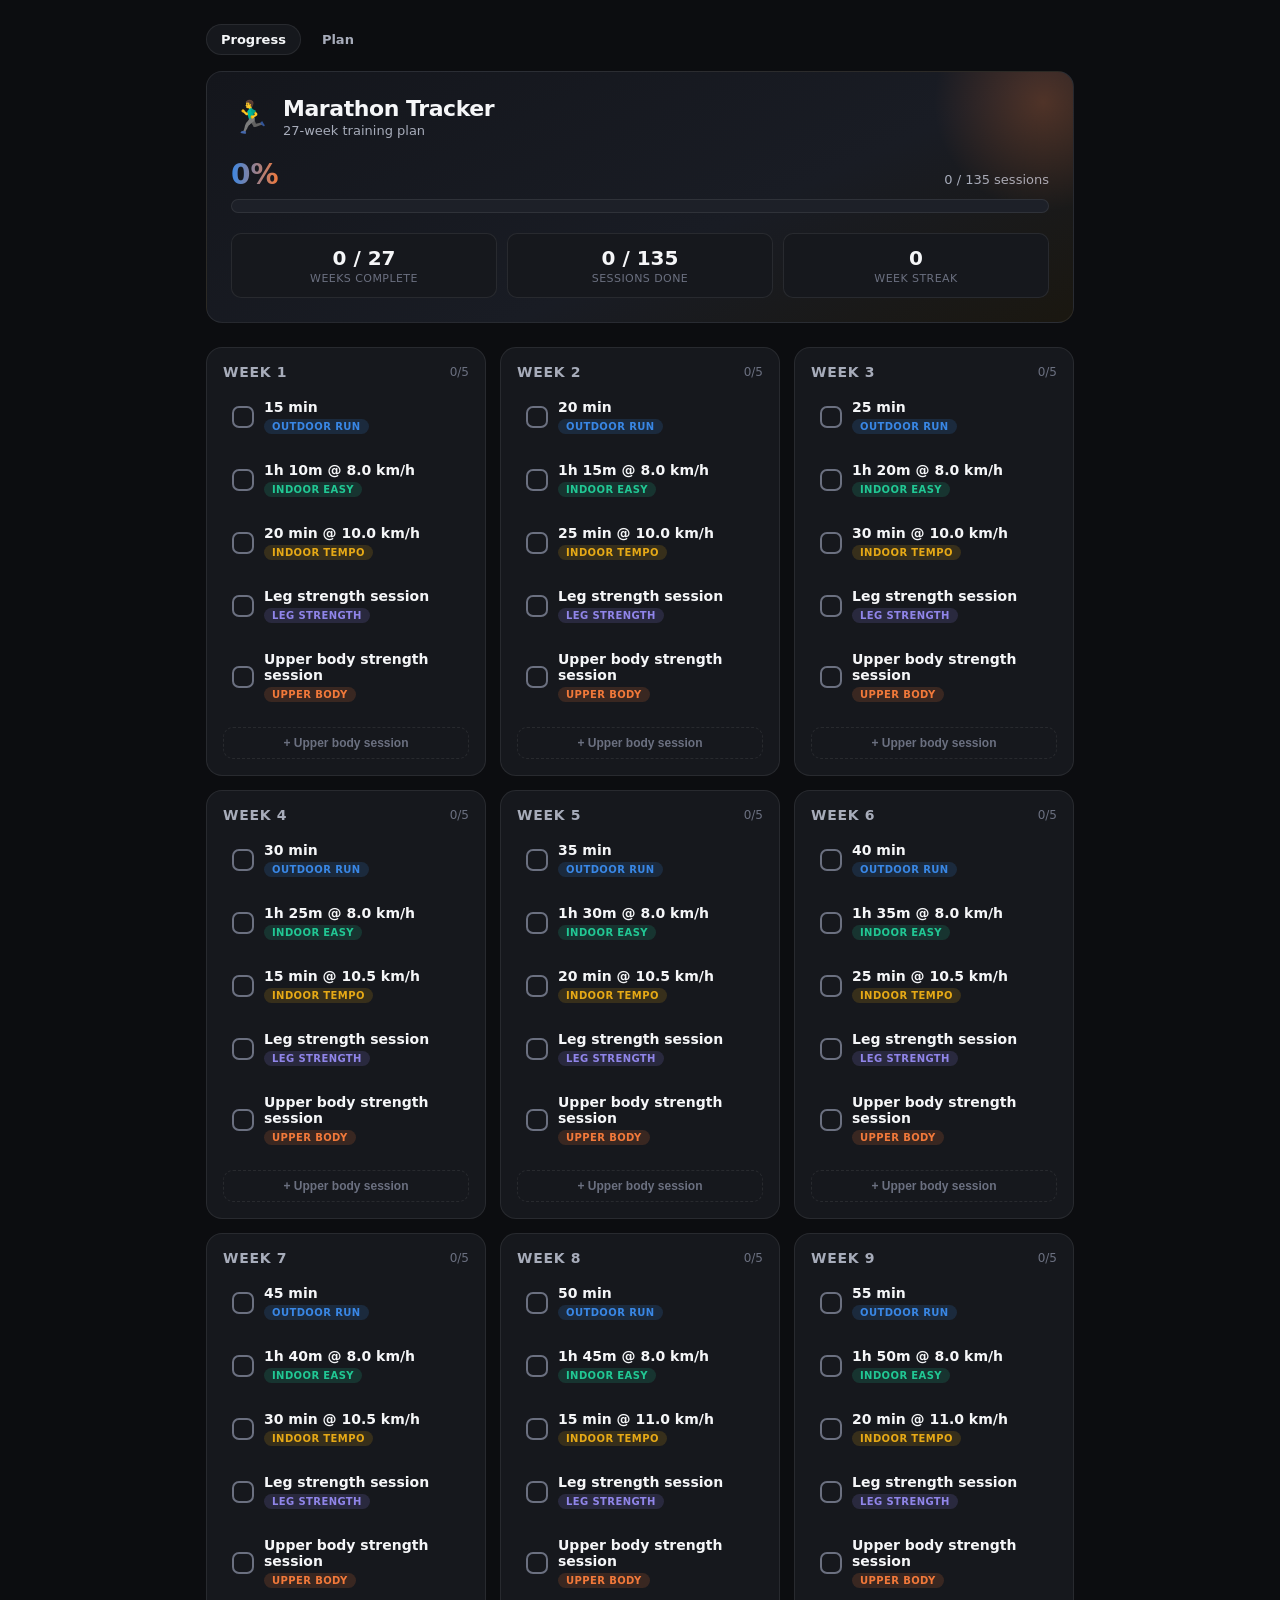
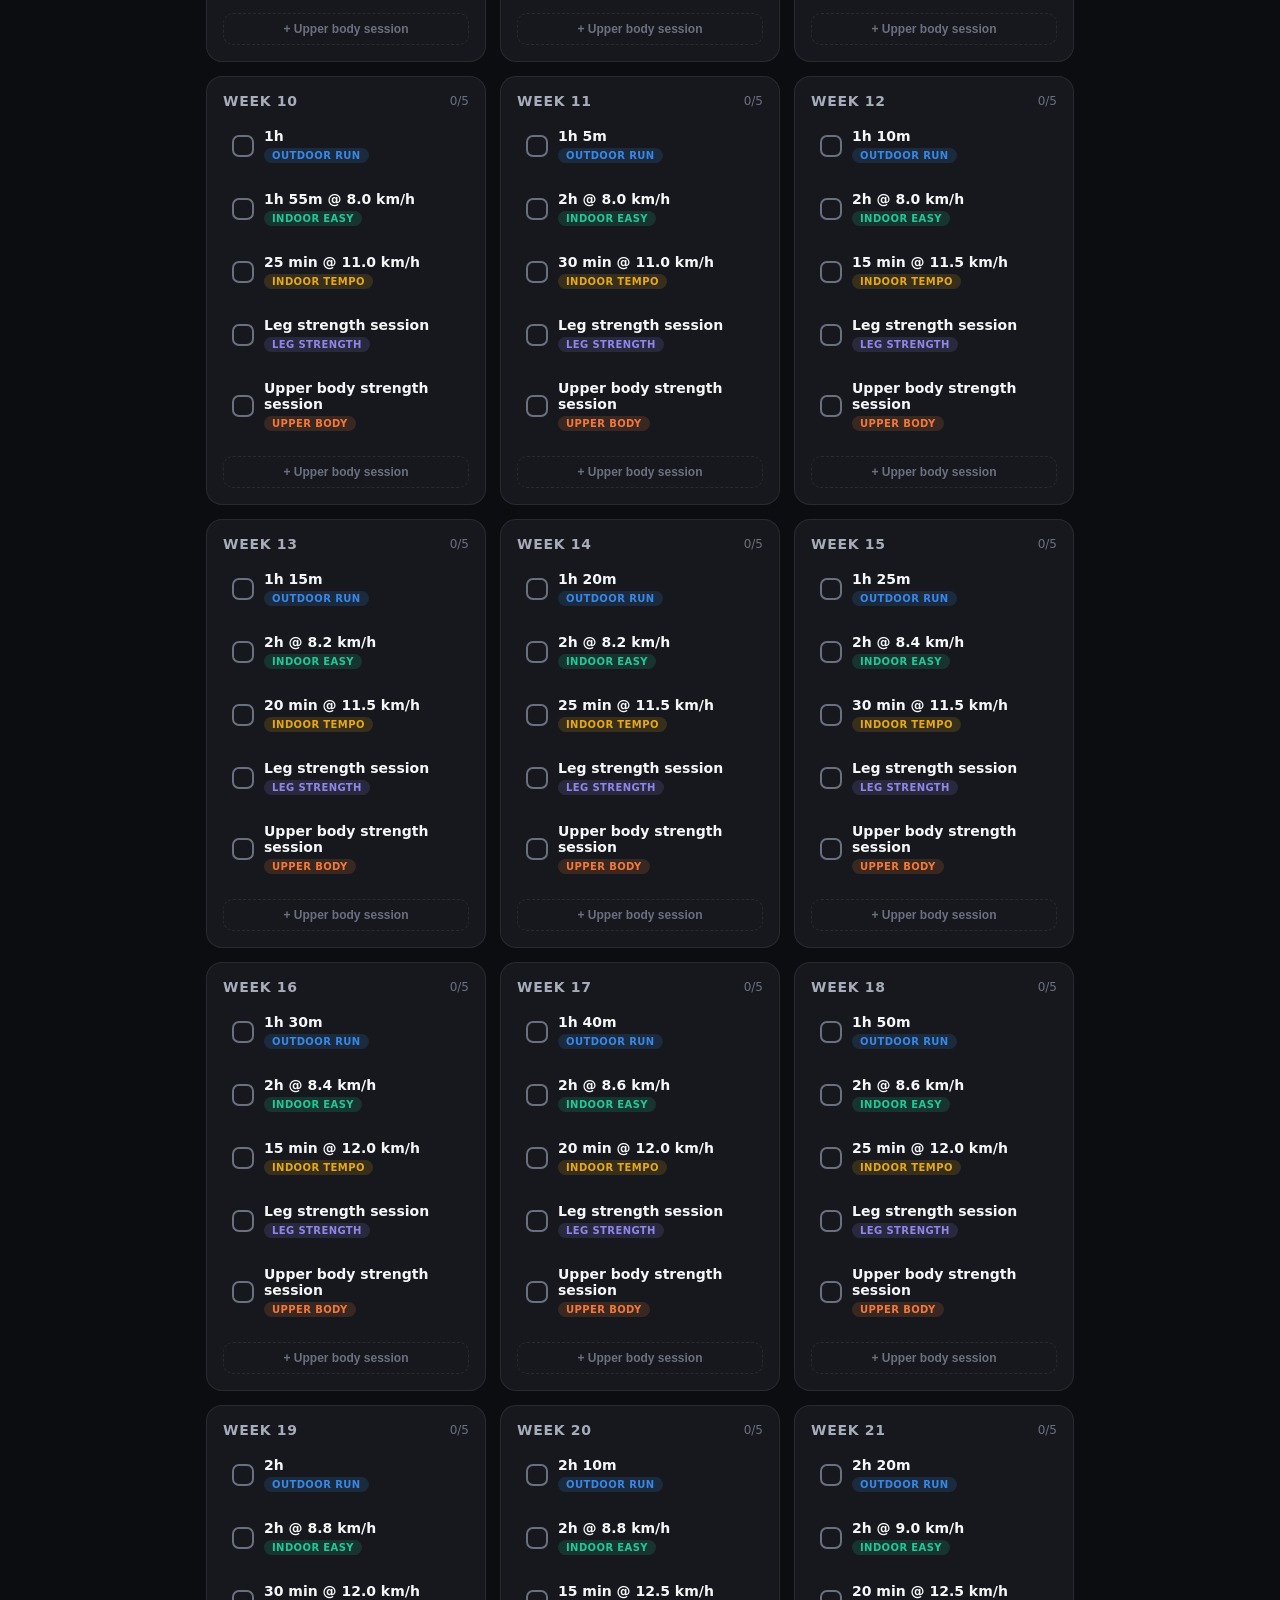
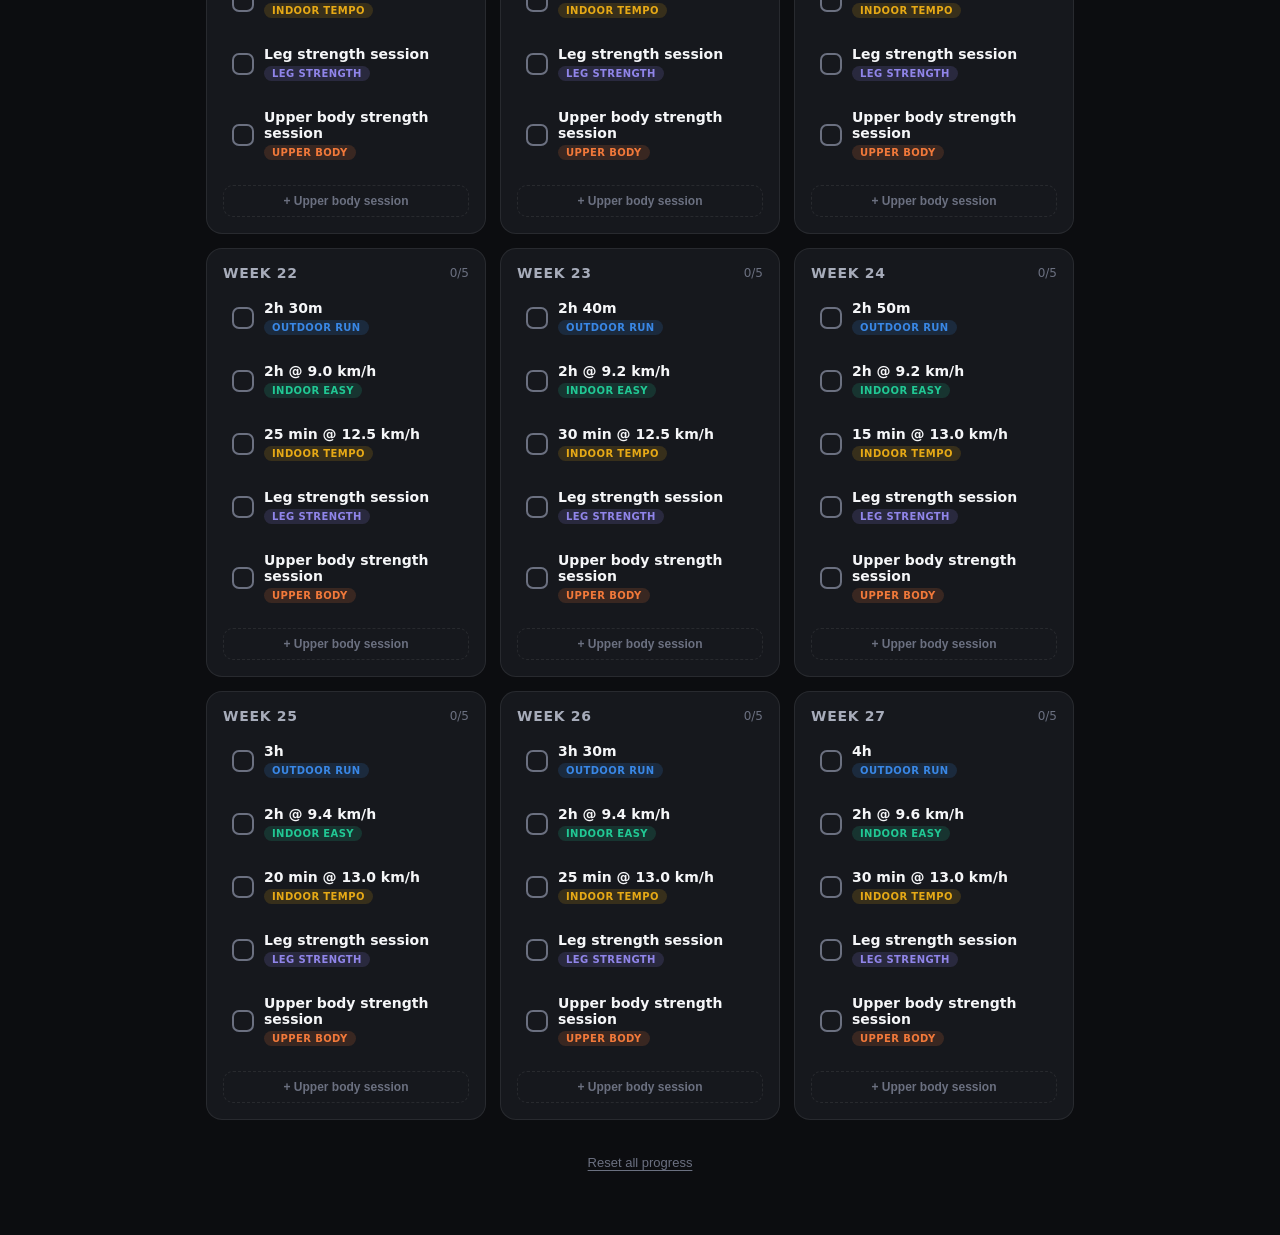
<file: index.html>
<!--
  index.html
  ----------
  The SKELETON of the app — the header, the progress bar, the stat tiles,
  and an empty <main> that app.js fills in with a card per training week
  (pulling the actual schedule from plan.js).
-->
<!DOCTYPE html>
<html lang="en">
<head>
  <meta charset="UTF-8" />
  <meta name="viewport" content="width=device-width, initial-scale=1.0" />
  <title>Marathon Tracker</title>

  <link rel="stylesheet" href="style.css" />

  <!-- Emoji favicon — quick tab recognition, no image file needed. -->
  <link rel="icon" href="data:image/svg+xml,<svg xmlns=%22http://www.w3.org/2000/svg%22 viewBox=%220 0 100 100%22><text y=%22.9em%22 font-size=%2290%22>🏃</text></svg>" />
</head>
<body>

  <div class="page">

    <!-- ===== NAV ===== -->
    <!-- Shared between index.html and plan.html — "current" marks
         whichever page you're actually on. -->
    <nav class="top-nav">
      <a href="index.html" class="top-nav-link is-current">Progress</a>
      <a href="plan.html" class="top-nav-link">Plan</a>
    </nav>

    <!-- ===== HEADER ===== -->
    <header class="header">
      <div class="brand">
        <span class="brand-icon">🏃‍♂️</span>
        <div>
          <h1 class="brand-name">Marathon Tracker</h1>
          <p class="brand-sub">27-week training plan</p>
        </div>
      </div>

      <!-- Big progress bar — width + label are set by app.js. -->
      <div class="progress-block">
        <div class="progress-labels">
          <span id="progressPct" class="progress-pct">0%</span>
          <span id="progressRuns" class="progress-runs">0 / 135 sessions</span>
        </div>
        <div class="progress-track">
          <div id="progressFill" class="progress-fill" style="width: 0%"></div>
        </div>
      </div>

      <!-- Stat tiles — filled in by app.js. Weeks complete leads since
           there's no single distance/pace metric across session types. -->
      <div class="stats-row">
        <div class="stat-tile">
          <span id="statWeeksDone" class="stat-value">0 / 27</span>
          <span class="stat-label">weeks complete</span>
        </div>
        <div class="stat-tile">
          <span id="statSessions" class="stat-value">0 / 135</span>
          <span class="stat-label">sessions done</span>
        </div>
        <div class="stat-tile">
          <span id="statStreak" class="stat-value">0</span>
          <span class="stat-label">week streak</span>
        </div>
      </div>
    </header>

    <!-- ===== MAIN CONTENT ===== -->
    <!-- app.js builds one .week-card per entry in TRAINING_PLAN (plan.js)
         and inserts them all here. -->
    <main id="weeksContainer" class="weeks-grid"></main>

    <!-- ===== FOOTER ===== -->
    <footer class="footer">
      <button id="resetBtn" class="reset-link" type="button">Reset all progress</button>
    </footer>

  </div>

  <!-- A quiet toast that pops up on milestones ("Week 3 complete! 🎉"). -->
  <div id="toast" class="toast" role="status" aria-live="polite"></div>

  <!-- plan.js (the data) and shared.js (the storage helpers) load before
       app.js (the logic that uses both). -->
  <script src="plan.js"></script>
  <script src="shared.js"></script>
  <script src="app.js"></script>
</body>
</html>
</file>
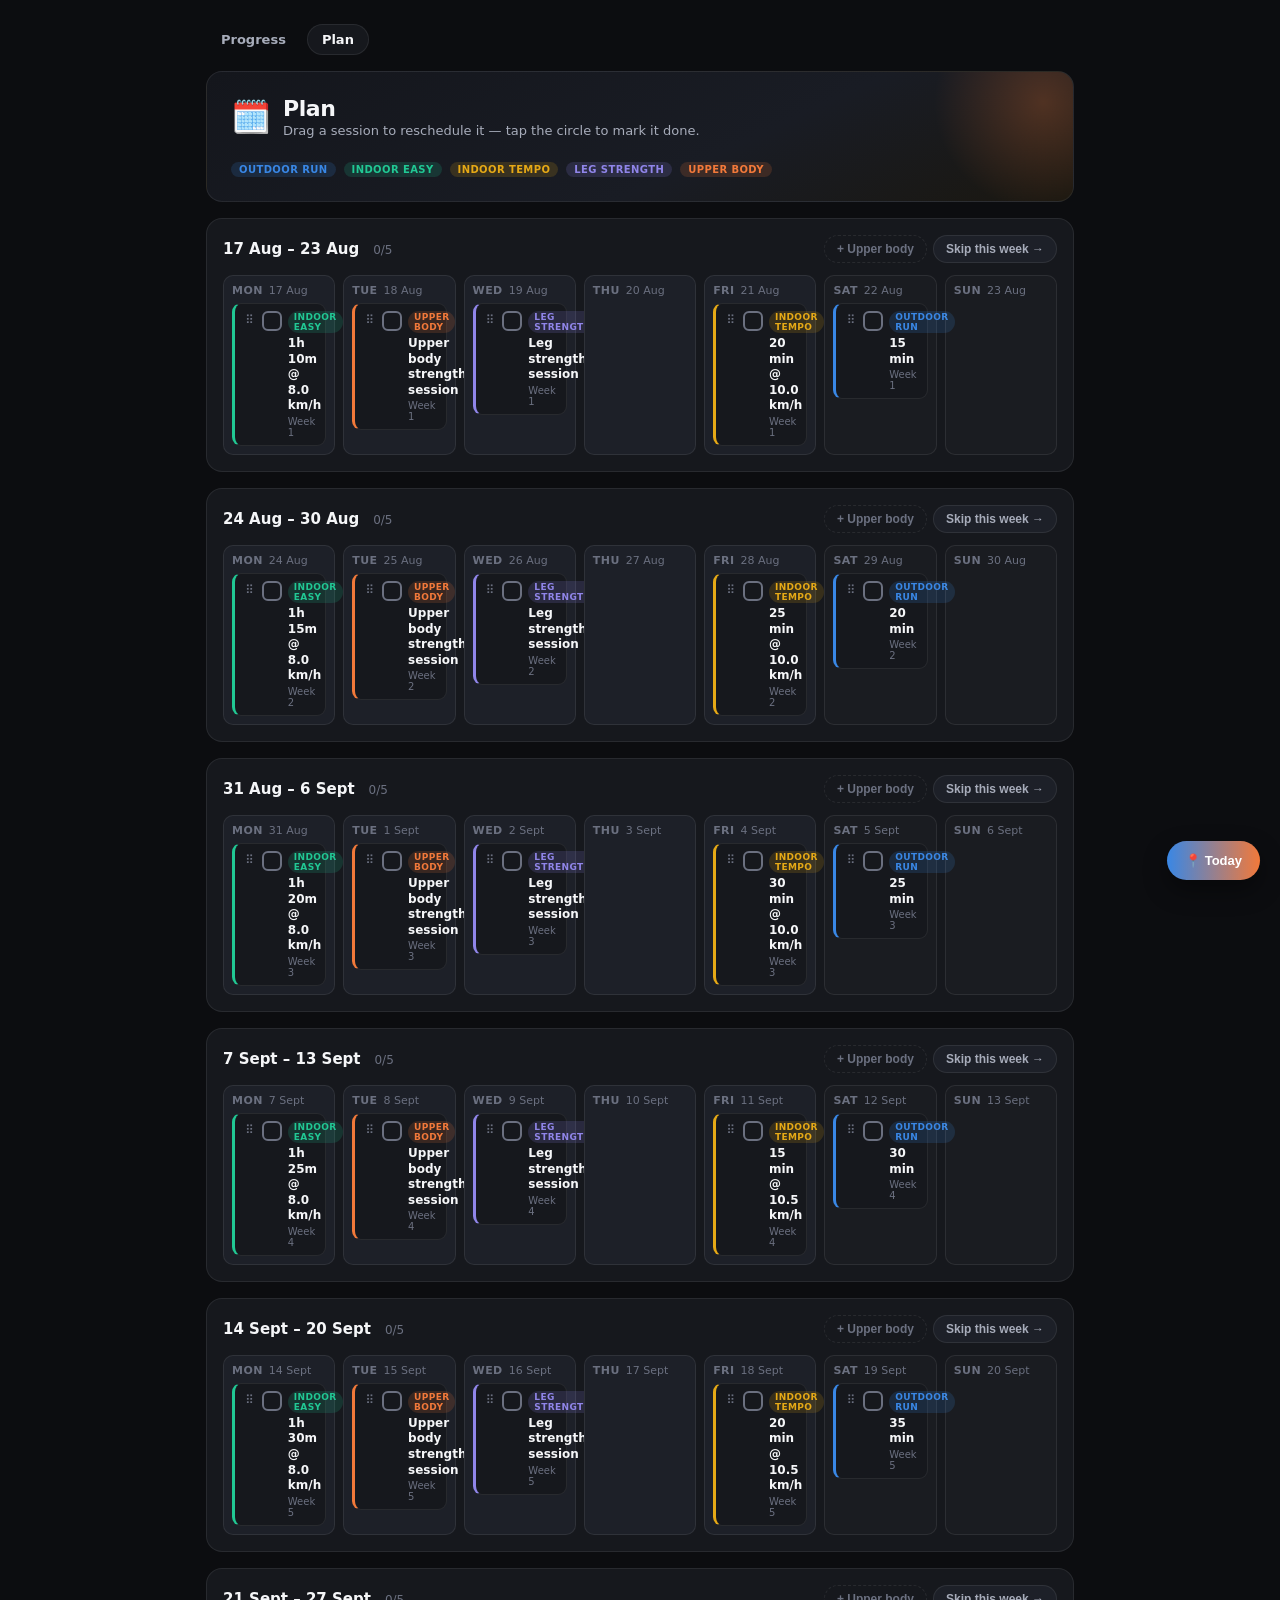
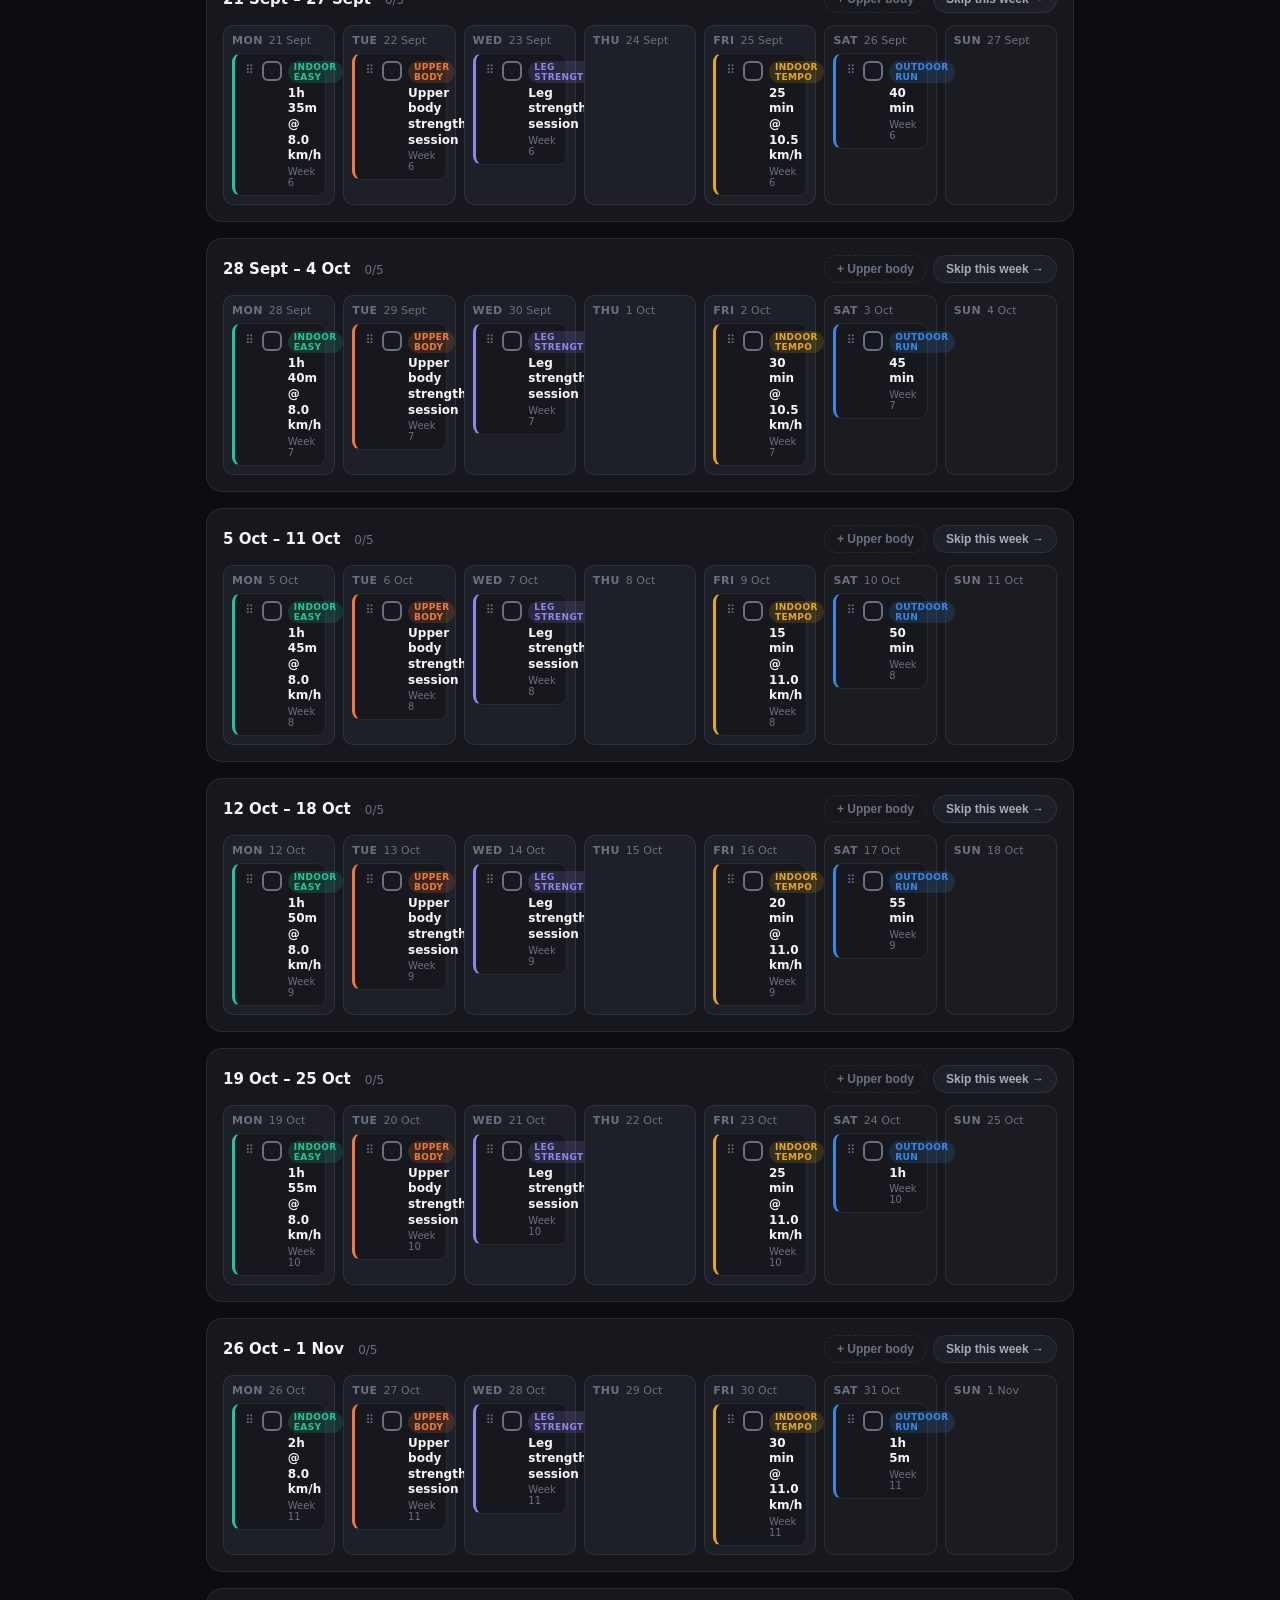
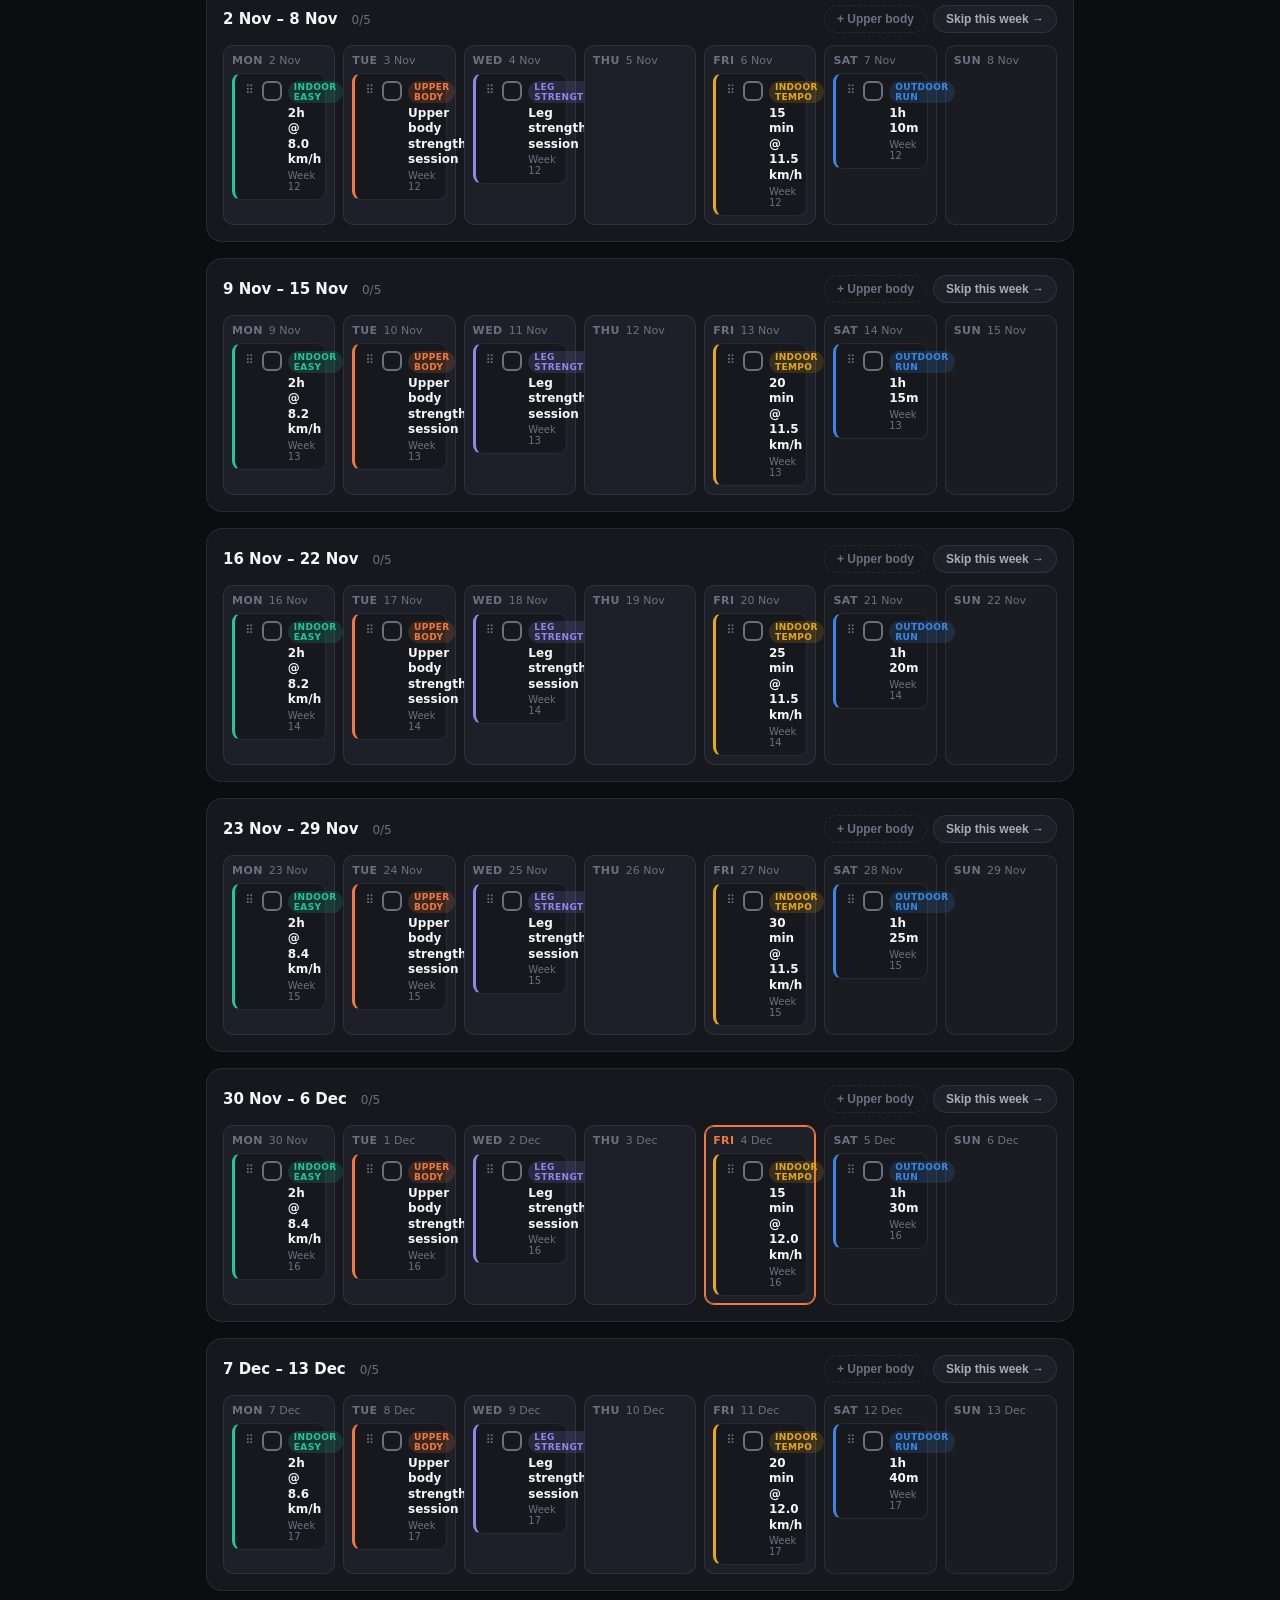
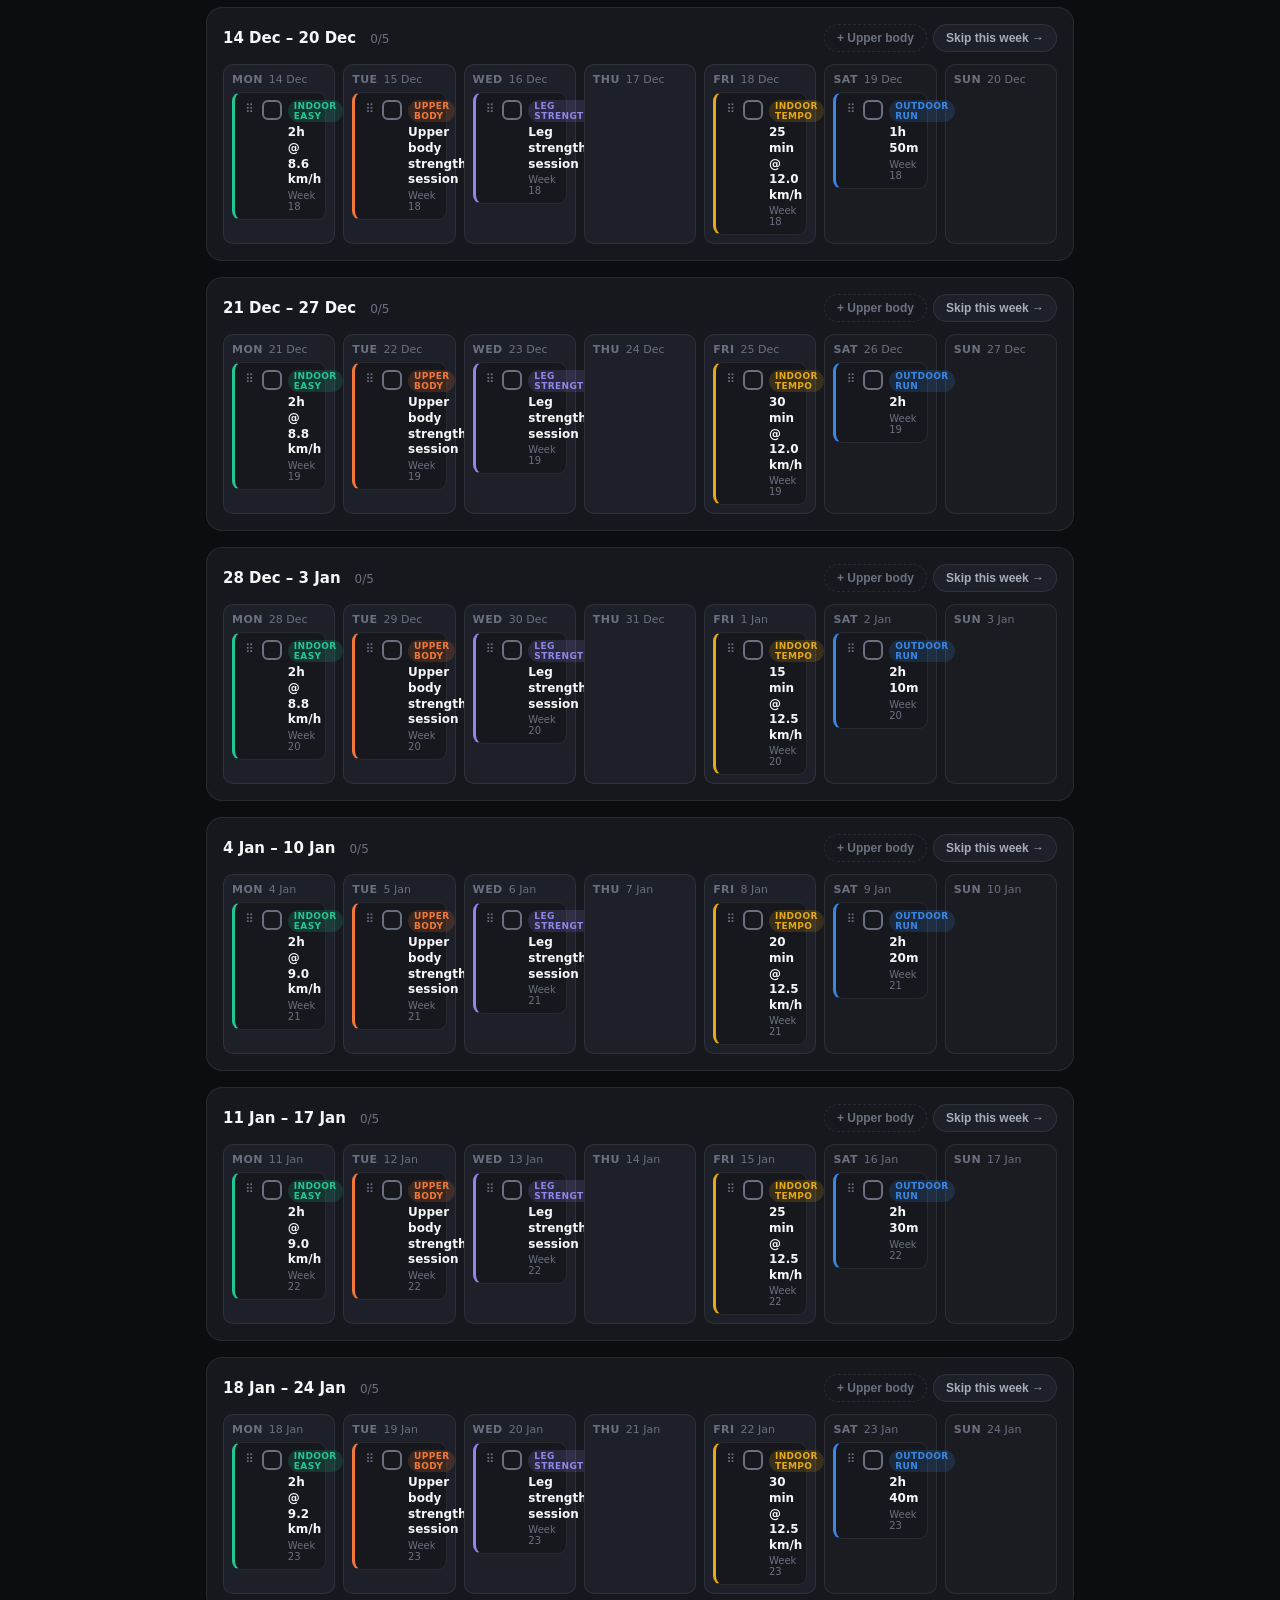
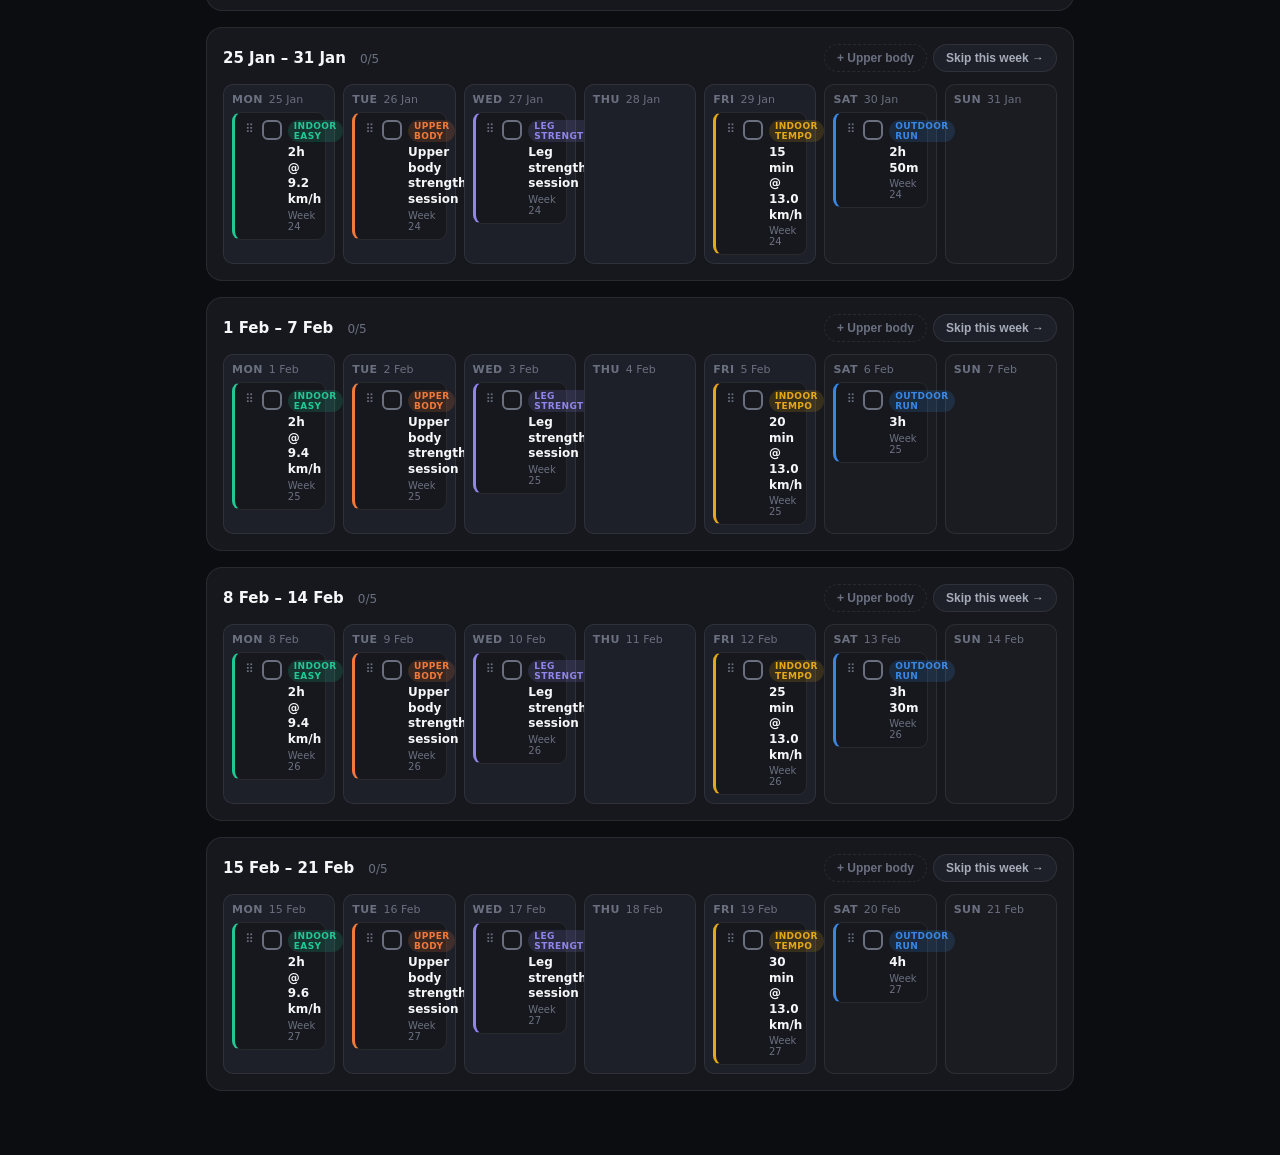
<file: plan.html>
<!--
  plan.html
  ---------
  The SKELETON of the Plan page — a drag-and-drop weekly calendar for the
  same 27-week schedule the Progress page (index.html) tracks. Ticking a
  session complete here uses the exact same saved data as the Progress
  page checklist (see shared.js), so both pages always agree.

  calendar.js builds the actual week blocks / day cells / session cards
  into #calendarContainer — this file just sets up the empty scaffolding
  plus the libraries/scripts it needs.
-->
<!DOCTYPE html>
<html lang="en">
<head>
  <meta charset="UTF-8" />
  <meta name="viewport" content="width=device-width, initial-scale=1.0" />
  <title>Marathon Tracker — Plan</title>

  <link rel="stylesheet" href="style.css" />
  <link rel="stylesheet" href="calendar.css" />

  <link rel="icon" href="data:image/svg+xml,<svg xmlns=%22http://www.w3.org/2000/svg%22 viewBox=%220 0 100 100%22><text y=%22.9em%22 font-size=%2290%22>🏃</text></svg>" />
</head>
<body>

  <div class="page">

    <!-- ===== NAV ===== -->
    <nav class="top-nav">
      <a href="index.html" class="top-nav-link">Progress</a>
      <a href="plan.html" class="top-nav-link is-current">Plan</a>
    </nav>

    <!-- ===== HEADER ===== -->
    <header class="header calendar-header">
      <div class="brand">
        <span class="brand-icon">🗓️</span>
        <div>
          <h1 class="brand-name">Plan</h1>
          <p class="brand-sub">Drag a session to reschedule it — tap the circle to mark it done.</p>
        </div>
      </div>

      <!-- Badge colour legend, built by calendar.js from TYPE_META so it
           never drifts out of sync with the actual badge colours. -->
      <div id="calendarLegend" class="calendar-legend"></div>
    </header>

    <!-- ===== CALENDAR ===== -->
    <!-- calendar.js fills this with one .week-block per week, each
         holding 7 .day-cell columns (Monday → Sunday). -->
    <main id="calendarContainer" class="calendar-container"></main>

  </div>

  <!-- Sticky shortcut back to today's date — calendar.js shows/positions it. -->
  <button id="jumpTodayBtn" class="jump-today-btn" type="button">📍 Today</button>

  <!-- plan.js (training data) + shared.js (storage helpers) load first;
       Sortable (vendored, for touch-friendly drag-and-drop) before
       calendar.js, which uses all three. -->
  <script src="plan.js"></script>
  <script src="shared.js"></script>
  <script src="vendor/sortable.min.js"></script>
  <script src="calendar.js"></script>
</body>
</html>
</file>
<file: style.css>
/*
  style.css
  ---------
  All the visual design lives here. The palette is a dark "sports app"
  theme — deep charcoal background, an electric-blue-to-orange gradient
  as the energetic accent, plus a small set of fixed badge colours so
  each run type (Easy / Pace / Tempo / Long Run / Race Day) is
  recognisable at a glance without reading the text.
*/

:root {
  /* ---- surfaces & ink ---- */
  --bg:            #0c0d10;
  --surface:       #16181d;
  --surface-2:     #1d2028;
  --border:        rgba(255, 255, 255, 0.08);
  --text-primary:  #f5f6f8;
  --text-secondary:#a7acba;
  --text-muted:    #6b7080;

  /* ---- brand accent (the gradient running through the whole app) ---- */
  --accent-blue:   #3987e5;
  --accent-orange: #f2793a;
  --accent-gradient: linear-gradient(90deg, var(--accent-blue), var(--accent-orange));

  /* ---- run-type badge colours (fixed order, never reassigned) ---- */
  --slot-blue:    #3987e5;   /* Long Run */
  --slot-orange:  #f2793a;   /* Upper Body */
  --slot-aqua:    #21c894;   /* Easy */
  --slot-yellow:  #e6a916;   /* Tempo */
  --slot-red:     #ef5b5b;   /* Race Day */
  --slot-violet:  #9085e9;   /* Leg Strength */
  --slot-neutral: #8b90a0;   /* plain Run */

  /* ---- status ---- */
  --good: #22c55e;

  --radius: 16px;
  --radius-sm: 10px;
}

* { box-sizing: border-box; }

body {
  margin: 0;
  background: var(--bg);
  color: var(--text-primary);
  font-family: system-ui, -apple-system, "Segoe UI", sans-serif;
  -webkit-font-smoothing: antialiased;
}

.page {
  max-width: 900px;
  margin: 0 auto;
  padding: 24px 16px 64px;
}

/* ===================== NAV ===================== */

.top-nav {
  display: flex;
  gap: 6px;
  margin-bottom: 16px;
}

.top-nav-link {
  font-size: 13px;
  font-weight: 700;
  text-decoration: none;
  color: var(--text-secondary);
  padding: 7px 14px;
  border-radius: 999px;
  border: 1px solid transparent;
  transition: background 0.15s ease, color 0.15s ease;
}

.top-nav-link:hover {
  background: var(--surface);
  color: var(--text-primary);
}

.top-nav-link.is-current {
  background: var(--surface);
  border-color: var(--border);
  color: var(--text-primary);
}

/* ===================== HEADER ===================== */

.header {
  background: linear-gradient(155deg, #14161c 0%, #191c24 60%, #1a1710 100%);
  border: 1px solid var(--border);
  border-radius: var(--radius);
  padding: 24px;
  margin-bottom: 24px;
  position: relative;
  overflow: hidden;
}

.header::before {
  /* a soft glow in the corner, purely decorative */
  content: "";
  position: absolute;
  top: -80px;
  right: -80px;
  width: 220px;
  height: 220px;
  background: radial-gradient(circle, rgba(242,121,58,0.25), transparent 70%);
  pointer-events: none;
}

.brand {
  display: flex;
  align-items: center;
  gap: 12px;
  margin-bottom: 20px;
}

.brand-icon { font-size: 32px; line-height: 1; }

.brand-name {
  margin: 0;
  font-size: 22px;
  font-weight: 800;
  letter-spacing: -0.02em;
}

.brand-sub {
  margin: 2px 0 0;
  font-size: 13px;
  color: var(--text-secondary);
}

.progress-block { margin-bottom: 20px; }

.progress-labels {
  display: flex;
  justify-content: space-between;
  align-items: baseline;
  margin-bottom: 8px;
}

.progress-pct {
  font-size: 28px;
  font-weight: 800;
  font-variant-numeric: tabular-nums;
  background: var(--accent-gradient);
  -webkit-background-clip: text;
  background-clip: text;
  color: transparent;
}

.progress-runs {
  font-size: 13px;
  color: var(--text-secondary);
  font-variant-numeric: tabular-nums;
}

.progress-track {
  position: relative;
  height: 14px;
  border-radius: 999px;
  background: var(--surface-2);
  border: 1px solid var(--border);
  overflow: hidden;
}

.progress-fill {
  height: 100%;
  border-radius: 999px;
  background: var(--accent-gradient);
  transition: width 0.5s cubic-bezier(0.16, 1, 0.3, 1);
}

.stats-row {
  display: grid;
  grid-template-columns: repeat(3, 1fr);
  gap: 10px;
}

.stat-tile {
  background: var(--surface);
  border: 1px solid var(--border);
  border-radius: var(--radius-sm);
  padding: 12px;
  text-align: center;
}

.stat-value {
  display: block;
  font-size: 20px;
  font-weight: 800;
  font-variant-numeric: tabular-nums;
}

.stat-label {
  display: block;
  margin-top: 2px;
  font-size: 11px;
  color: var(--text-muted);
  text-transform: uppercase;
  letter-spacing: 0.04em;
}

/* ===================== WEEK CARDS ===================== */

.weeks-grid {
  display: grid;
  grid-template-columns: repeat(auto-fill, minmax(260px, 1fr));
  gap: 14px;
}

.week-card {
  background: var(--surface);
  border: 1px solid var(--border);
  border-radius: var(--radius);
  padding: 16px;
  display: flex;
  flex-direction: column;
  gap: 10px;
  transition: border-color 0.2s ease;
}

.week-card.is-complete {
  border-color: rgba(34, 197, 94, 0.45);
}

.week-card-head {
  display: flex;
  align-items: center;
  justify-content: space-between;
}

.week-title {
  font-size: 14px;
  font-weight: 700;
  color: var(--text-secondary);
  text-transform: uppercase;
  letter-spacing: 0.05em;
}

.week-card.is-complete .week-title { color: var(--good); }

.week-mini-count {
  font-size: 12px;
  color: var(--text-muted);
  font-variant-numeric: tabular-nums;
}

.run-row {
  display: flex;
  align-items: center;
  gap: 10px;
  padding: 8px;
  border-radius: var(--radius-sm);
  cursor: pointer;
  border: 1px solid transparent;
  transition: background 0.15s ease, border-color 0.15s ease;
}

.run-row:hover {
  background: var(--surface-2);
  border-color: var(--border);
}

.run-checkbox {
  flex: none;
  width: 22px;
  height: 22px;
  border-radius: 7px;
  border: 2px solid var(--text-muted);
  display: flex;
  align-items: center;
  justify-content: center;
  font-size: 13px;
  color: transparent;
  transition: background 0.15s ease, border-color 0.15s ease, transform 0.15s ease;
}

.run-row.is-done .run-checkbox {
  background: var(--good);
  border-color: var(--good);
  color: #06170c;
  transform: scale(1.05);
}

.run-body {
  flex: 1;
  min-width: 0;
}

.run-label {
  font-size: 14px;
  font-weight: 600;
  color: var(--text-primary);
}

.run-row.is-done .run-label {
  color: var(--text-muted);
  text-decoration: line-through;
  text-decoration-color: var(--text-muted);
}

.run-badge {
  display: inline-block;
  margin-top: 4px;
  font-size: 10px;
  font-weight: 700;
  text-transform: uppercase;
  letter-spacing: 0.04em;
  padding: 2px 8px;
  border-radius: 999px;
}

.run-badge.slot-blue    { background: rgba(57,135,229,0.16);  color: var(--slot-blue); }
.run-badge.slot-orange  { background: rgba(242,121,58,0.16);  color: var(--slot-orange); }
.run-badge.slot-aqua    { background: rgba(33,200,148,0.16);  color: var(--slot-aqua); }
.run-badge.slot-yellow  { background: rgba(230,169,22,0.16);  color: var(--slot-yellow); }
.run-badge.slot-red     { background: rgba(239,91,91,0.16);   color: var(--slot-red); }
.run-badge.slot-violet  { background: rgba(144,133,233,0.16); color: var(--slot-violet); }
.run-badge.slot-neutral { background: rgba(139,144,160,0.16); color: var(--slot-neutral); }

/* ===== Extra sessions (the ones added with "+ Upper body session") =====
   Same row, plus an ordinal ("#2") and a ✕ to take it back off again.
   Visually a touch quieter than the baseline rows so it stays obvious
   which sessions are the plan and which ones you piled on top. */

.run-row.is-extra .run-label { color: var(--text-secondary); }

.run-ordinal {
  display: inline-block;
  margin-left: 6px;
  font-size: 10px;
  font-weight: 700;
  color: var(--text-muted);
  font-variant-numeric: tabular-nums;
}

.row-remove {
  background: none;
  border: none;
  color: var(--text-muted);
  font-size: 11px;
  line-height: 1;
  margin-left: 8px;
  padding: 3px 5px;
  border-radius: 6px;
  cursor: pointer;
  vertical-align: middle;
  opacity: 0;
  transition: opacity 0.15s ease, color 0.15s ease, background 0.15s ease;
}

/* Revealed on hover, but always present for keyboard and touch users —
   :focus-visible covers tabbing, and coarse pointers get it permanently
   since there's no hover to reveal it with. */
.run-row:hover .row-remove,
.row-remove:focus-visible {
  opacity: 1;
}

.row-remove:hover {
  color: var(--slot-red);
  background: rgba(239, 91, 91, 0.12);
}

@media (hover: none) {
  .row-remove { opacity: 1; }
}

.add-extra-btn {
  margin-top: 6px;
  width: 100%;
  background: none;
  border: 1px dashed var(--border);
  border-radius: var(--radius-sm);
  color: var(--text-muted);
  font-size: 12px;
  font-weight: 700;
  padding: 8px;
  cursor: pointer;
  transition: border-color 0.15s ease, color 0.15s ease, background 0.15s ease;
}

.add-extra-btn:hover {
  border-color: var(--slot-orange);
  color: var(--slot-orange);
  background: rgba(242, 121, 58, 0.06);
}

/* ===================== FOOTER / TOAST ===================== */

.footer {
  margin-top: 32px;
  text-align: center;
}

.reset-link {
  background: none;
  border: none;
  color: var(--text-muted);
  font-size: 13px;
  cursor: pointer;
  text-decoration: underline;
  text-underline-offset: 3px;
}

.reset-link:hover { color: var(--text-secondary); }

.toast {
  position: fixed;
  left: 50%;
  bottom: 28px;
  transform: translate(-50%, 20px);
  background: var(--surface-2);
  border: 1px solid var(--border);
  color: var(--text-primary);
  font-size: 14px;
  font-weight: 600;
  padding: 12px 20px;
  border-radius: 999px;
  box-shadow: 0 12px 30px rgba(0,0,0,0.4);
  opacity: 0;
  pointer-events: none;
  transition: opacity 0.25s ease, transform 0.25s ease;
}

.toast.is-visible {
  opacity: 1;
  transform: translate(-50%, 0);
}

/* Tiny confetti particles spawned by app.js on 100% completion. */
.confetti-piece {
  position: fixed;
  top: -10px;
  width: 8px;
  height: 8px;
  border-radius: 2px;
  pointer-events: none;
  z-index: 999;
  animation: confetti-fall linear forwards;
}

@keyframes confetti-fall {
  to {
    transform: translateY(105vh) rotate(540deg);
    opacity: 0.9;
  }
}

@media (max-width: 480px) {
  .stats-row { grid-template-columns: repeat(3, 1fr); gap: 8px; }
  .stat-value { font-size: 16px; }
  .progress-pct { font-size: 22px; }
}
</file>
<file: calendar.css>
/*
  calendar.css
  ------------
  Styles specific to the Plan page. style.css (loaded first) already
  defines the colour variables, nav, header and badge-pill styles this
  file reuses — this file only adds the calendar/day-grid/card pieces.
*/

.calendar-header { margin-bottom: 16px; }

.calendar-legend {
  display: flex;
  flex-wrap: wrap;
  gap: 8px;
  margin-top: 16px;
}

/* Legend swatches reuse the .run-badge pill look from style.css. */

.calendar-container {
  display: flex;
  flex-direction: column;
  gap: 16px;
}

/* ===================== WEEK BLOCK ===================== */

.week-block {
  background: var(--surface);
  border: 1px solid var(--border);
  border-radius: var(--radius);
  padding: 16px;
}

.week-block-head {
  display: flex;
  align-items: center;
  justify-content: space-between;
  gap: 12px;
  margin-bottom: 12px;
  flex-wrap: wrap;
}

.week-block-title-group {
  display: flex;
  align-items: baseline;
  gap: 10px;
}

.week-block-title {
  font-size: 15px;
  font-weight: 800;
}

.week-block-count {
  font-size: 12px;
  color: var(--text-muted);
  font-variant-numeric: tabular-nums;
  margin-left: 4px;
}

.week-block.is-complete .week-block-title { color: var(--good); }

.week-block-actions {
  display: flex;
  align-items: center;
  gap: 6px;
}

.add-session-btn {
  background: none;
  border: 1px dashed var(--border);
  color: var(--text-muted);
  font-size: 12px;
  font-weight: 700;
  padding: 6px 12px;
  border-radius: 999px;
  cursor: pointer;
  white-space: nowrap;
  transition: border-color 0.15s ease, color 0.15s ease, background 0.15s ease;
}

.add-session-btn:hover {
  border-color: var(--slot-orange);
  color: var(--slot-orange);
  background: rgba(242, 121, 58, 0.06);
}

.skip-week-btn {
  background: var(--surface-2);
  border: 1px solid var(--border);
  color: var(--text-secondary);
  font-size: 12px;
  font-weight: 700;
  padding: 6px 12px;
  border-radius: 999px;
  cursor: pointer;
  white-space: nowrap;
  transition: background 0.15s ease, color 0.15s ease;
}

.skip-week-btn:hover {
  background: var(--surface);
  color: var(--text-primary);
  border-color: var(--slot-orange);
}

/* ===================== DAY GRID ===================== */

.week-days {
  display: grid;
  grid-template-columns: repeat(7, minmax(0, 1fr));
  gap: 8px;
}

@media (max-width: 720px) {
  .week-days {
    grid-template-columns: 1fr;
  }
}

.day-cell {
  background: var(--surface-2);
  border: 1px solid var(--border);
  border-radius: var(--radius-sm);
  padding: 8px;
  min-height: 64px;
  display: flex;
  flex-direction: column;
  gap: 6px;
}

.day-cell.is-today {
  border-color: var(--accent-orange);
  box-shadow: 0 0 0 1px var(--accent-orange) inset;
}

.day-cell.is-weekend {
  background: rgba(255,255,255,0.02);
}

.day-cell-head {
  display: flex;
  align-items: baseline;
  gap: 6px;
}

.day-name {
  font-size: 11px;
  font-weight: 700;
  text-transform: uppercase;
  letter-spacing: 0.04em;
  color: var(--text-muted);
}

.day-cell.is-today .day-name { color: var(--accent-orange); }

.day-date {
  font-size: 11px;
  color: var(--text-muted);
}

/* The Sortable.js drop target — one per day. Kept a minimum height so an
   empty day (e.g. most Sundays) is still an obvious, easy drop target
   rather than a sliver. */
.day-cell-body {
  display: flex;
  flex-direction: column;
  gap: 6px;
  min-height: 40px;
  flex: 1;
}

/* ===================== SESSION CARD ===================== */

.session-card {
  display: flex;
  align-items: flex-start;
  gap: 6px;
  background: var(--surface);
  border: 1px solid var(--border);
  border-left: 3px solid var(--slot-neutral);
  border-radius: 9px;
  padding: 7px 8px;
}

/* Left-edge accent per session type — lets you scan a day at a glance
   without reading every badge. */
.session-card.slot-blue    { border-left-color: var(--slot-blue); }
.session-card.slot-aqua    { border-left-color: var(--slot-aqua); }
.session-card.slot-yellow  { border-left-color: var(--slot-yellow); }
.session-card.slot-violet  { border-left-color: var(--slot-violet); }
.session-card.slot-orange  { border-left-color: var(--slot-orange); }

.session-card.is-done {
  border-color: rgba(34, 197, 94, 0.4);
  border-left-color: var(--good);
}

/* An added session gets a ✕ in its top corner. Same reveal-on-hover
   rule as the Progress page rows, for the same reason. */
.session-card.is-extra { position: relative; }

.session-remove {
  position: absolute;
  top: 2px;
  right: 2px;
  background: none;
  border: none;
  color: var(--text-muted);
  font-size: 10px;
  line-height: 1;
  padding: 4px;
  border-radius: 5px;
  cursor: pointer;
  opacity: 0;
  transition: opacity 0.15s ease, color 0.15s ease, background 0.15s ease;
}

.session-card:hover .session-remove,
.session-remove:focus-visible { opacity: 1; }

.session-remove:hover {
  color: var(--slot-red);
  background: rgba(239, 91, 91, 0.12);
}

@media (hover: none) {
  .session-remove { opacity: 1; }
}

/* The badge pill inside a card can be smaller than the full-size one
   used on the Progress page — the card is already narrow. It also comes
   first here (style.css puts it after the label), so drop the top
   margin and add a bit of bottom margin instead. */
.session-card .run-badge {
  font-size: 9px;
  padding: 1px 6px;
  margin-top: 0;
  margin-bottom: 3px;
}

.drag-handle {
  flex: none;
  cursor: grab;
  color: var(--text-muted);
  font-size: 12px;
  line-height: 1.6;
  padding: 0 2px;
  touch-action: none; /* let Sortable own touch gestures on the handle */
}

.session-check {
  flex: none;
  width: 20px;
  height: 20px;
  border-radius: 6px;
  border: 2px solid var(--text-muted);
  background: none;
  color: transparent;
  font-size: 12px;
  display: flex;
  align-items: center;
  justify-content: center;
  cursor: pointer;
  padding: 0;
  transition: background 0.15s ease, border-color 0.15s ease;
}

.session-card.is-done .session-check {
  background: var(--good);
  border-color: var(--good);
  color: #06170c;
}

.session-body { min-width: 0; flex: 1; }

.session-detail {
  font-size: 12px;
  font-weight: 600;
  color: var(--text-primary);
  line-height: 1.3;
}

.session-card.is-done .session-detail {
  color: var(--text-muted);
  text-decoration: line-through;
}

.session-week {
  font-size: 10px;
  color: var(--text-muted);
  margin-top: 2px;
}

/* Sortable.js drag-state classes */
.session-card.is-ghost {
  opacity: 0.35;
}

.session-card.is-chosen {
  box-shadow: 0 6px 16px rgba(0,0,0,0.4);
}

.session-card.is-drag {
  cursor: grabbing;
}

/* ===================== JUMP TO TODAY ===================== */

.jump-today-btn {
  position: fixed;
  right: 20px;
  bottom: 20px;
  background: var(--accent-gradient);
  color: #fff;
  border: none;
  font-size: 13px;
  font-weight: 700;
  padding: 12px 18px;
  border-radius: 999px;
  cursor: pointer;
  box-shadow: 0 10px 24px rgba(0,0,0,0.4);
  z-index: 50;
}

.jump-today-btn:active { transform: translateY(1px); }
</file>
